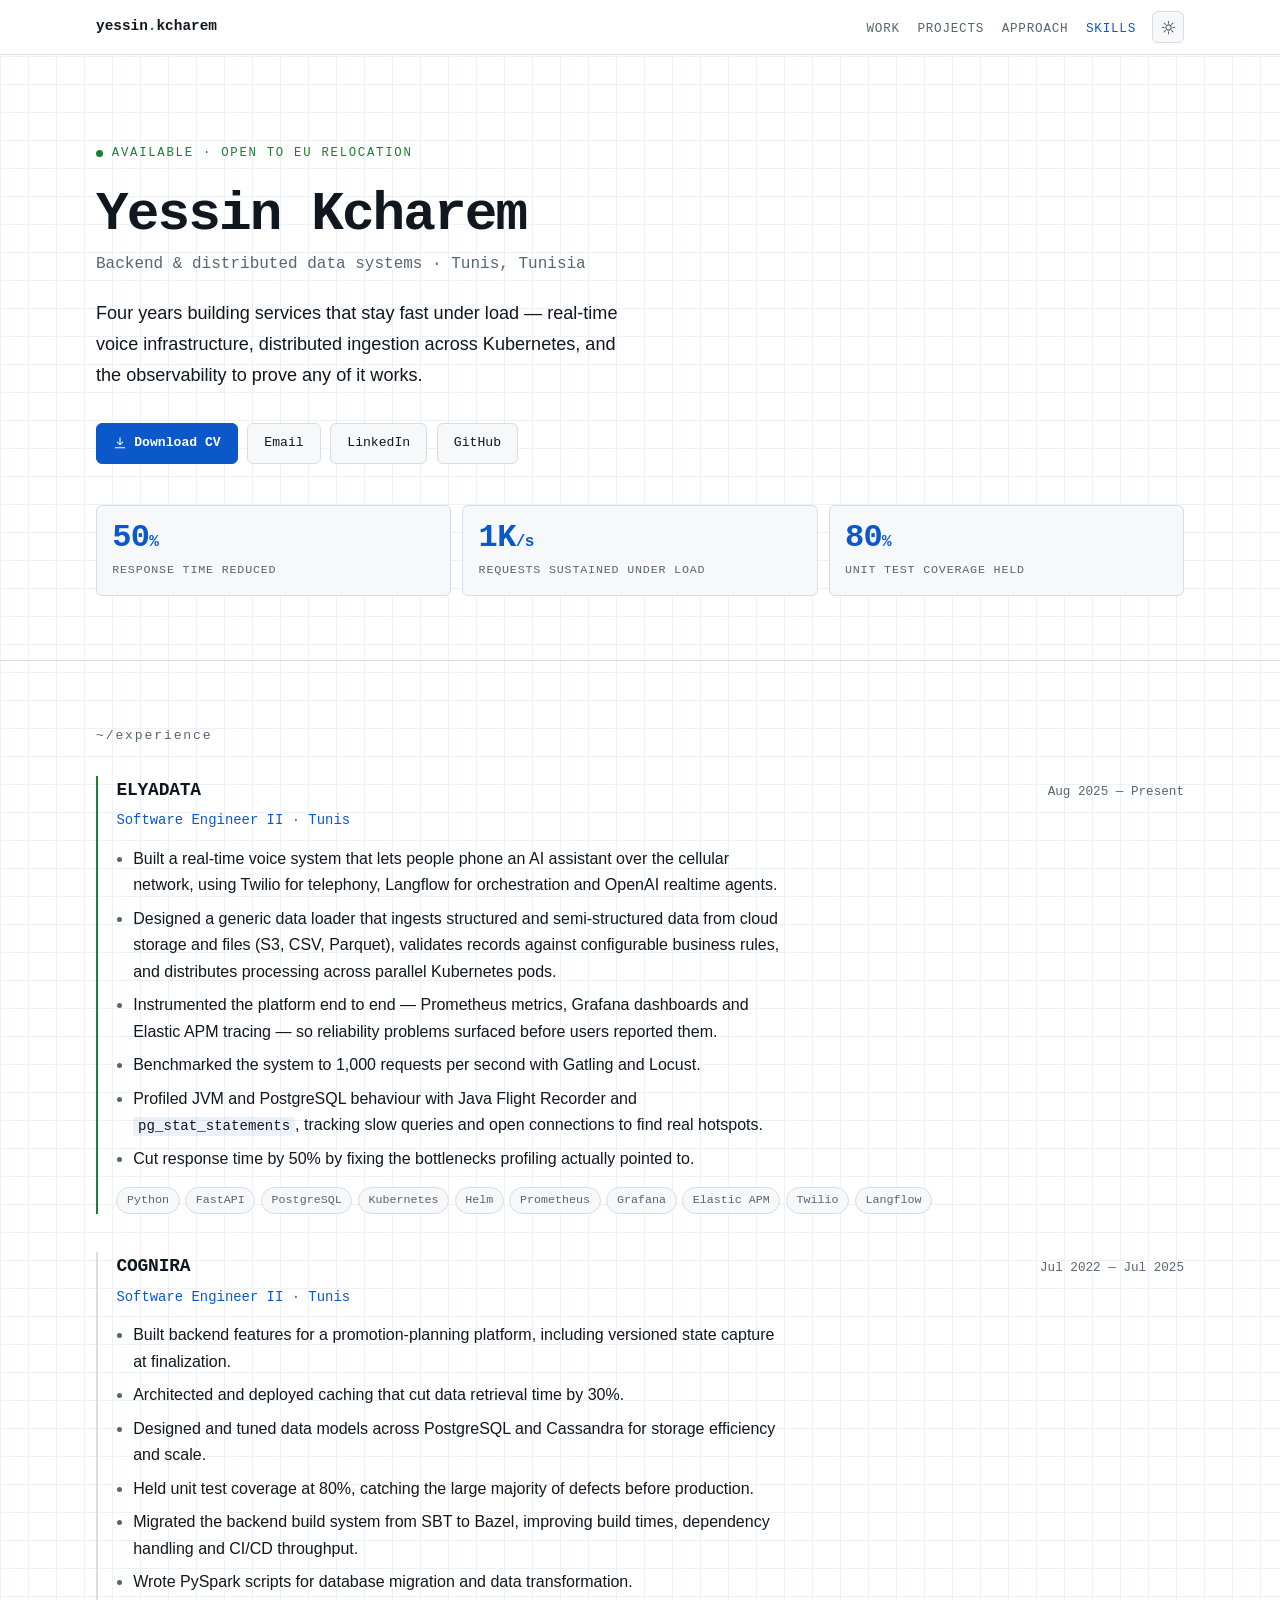
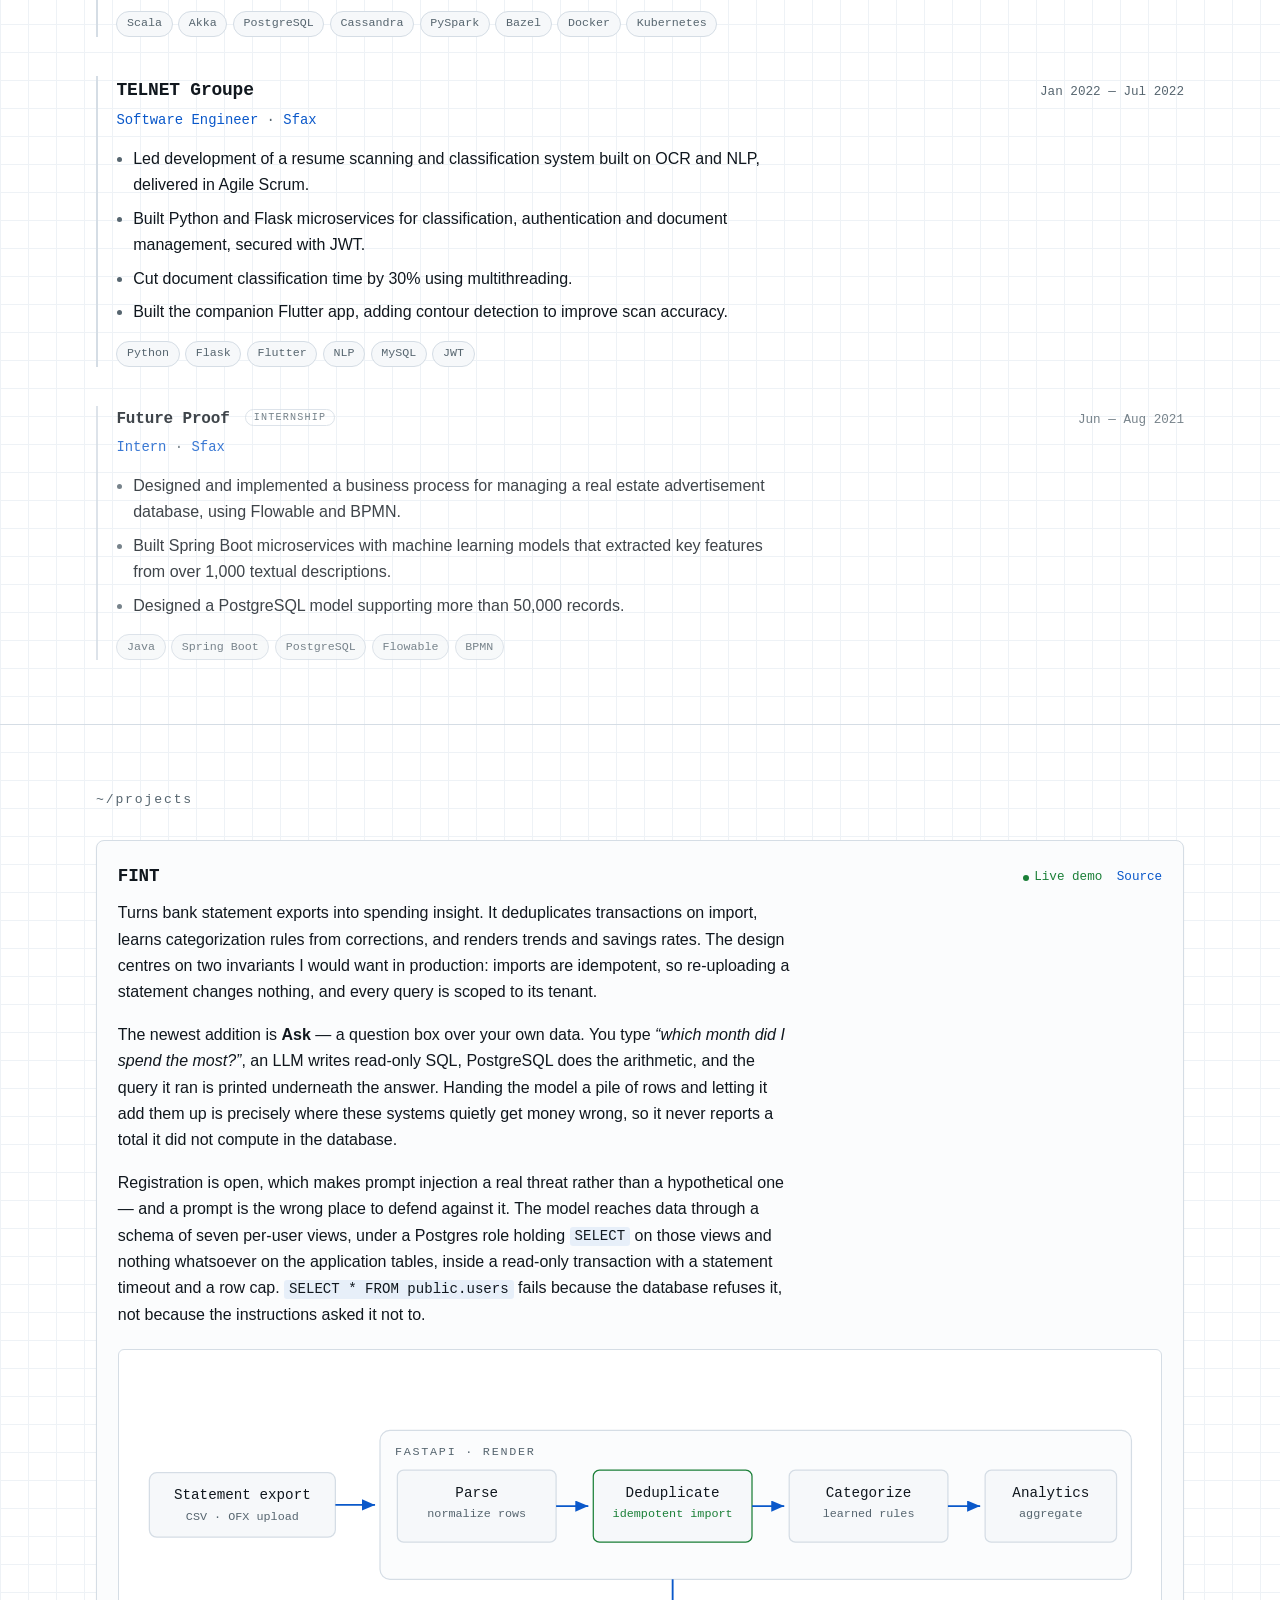
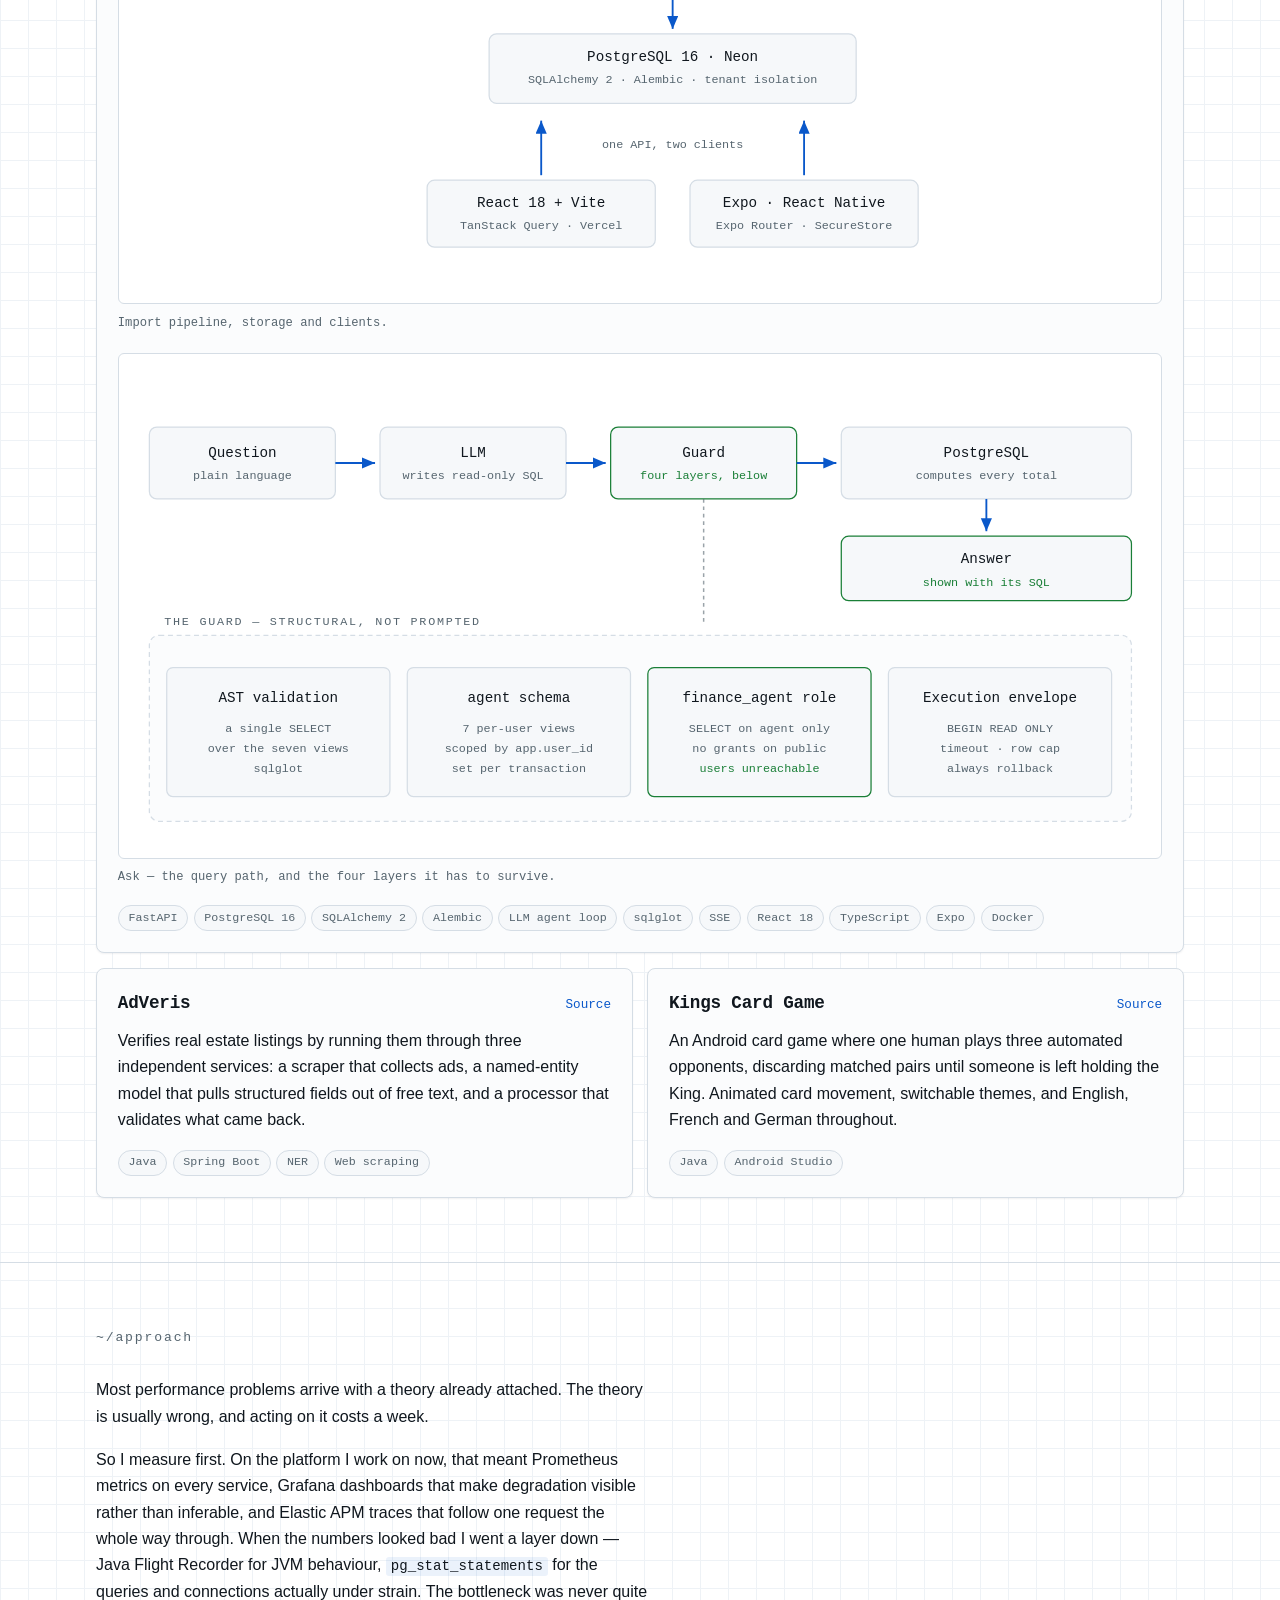
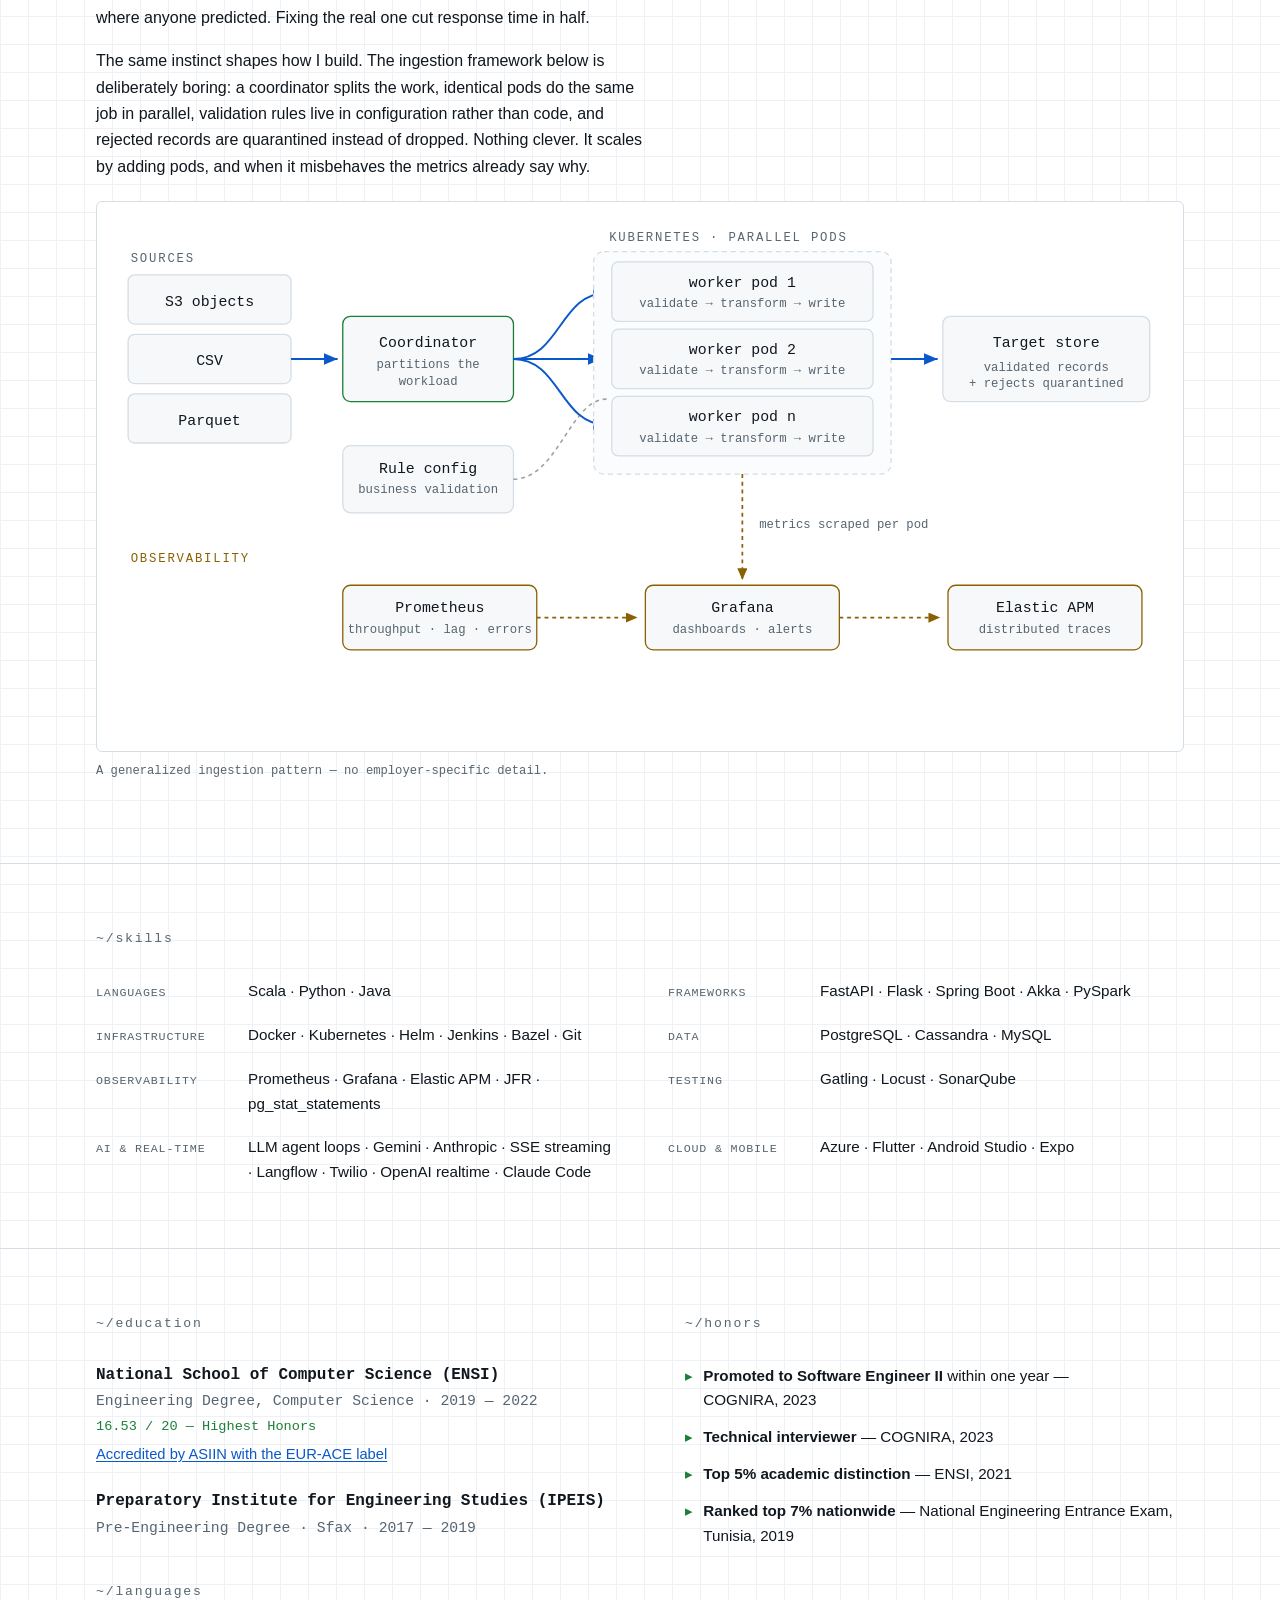
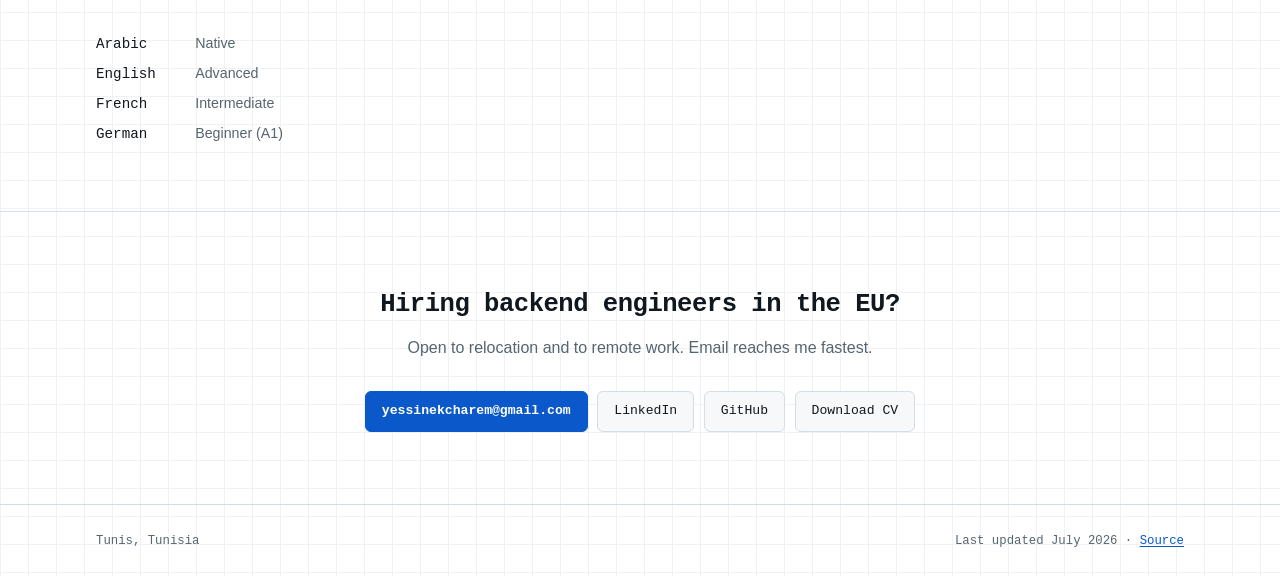
<file: index.html>
<!DOCTYPE html>
<html lang="en" data-theme="dark">
<head>
<meta charset="utf-8">
<meta name="viewport" content="width=device-width, initial-scale=1">

<title>Yessin Kcharem — Backend &amp; Distributed Data Systems</title>
<meta name="description" content="Software engineer with four years building backend and distributed data systems in Python, Scala and Kubernetes. Based in Tunis, open to relocation within the EU.">
<link rel="canonical" href="https://yessinkcharemensi.github.io/">

<meta property="og:type" content="profile">
<meta property="og:title" content="Yessin Kcharem — Backend &amp; Distributed Data Systems">
<meta property="og:description" content="Four years building services that stay fast under load. Based in Tunis, open to relocation within the EU.">
<meta property="og:url" content="https://yessinkcharemensi.github.io/">
<meta name="twitter:card" content="summary">

<link rel="icon" href="assets/favicon.svg" type="image/svg+xml">
<link rel="stylesheet" href="css/style.css">

<script>
  // Applied before first paint so the correct theme renders immediately.
  (function () {
    try {
      var t = localStorage.getItem('theme');
      if (!t) t = matchMedia('(prefers-color-scheme: light)').matches ? 'light' : 'dark';
      document.documentElement.setAttribute('data-theme', t);
    } catch (e) { /* localStorage unavailable — keep the dark default */ }
  })();
</script>

<script type="application/ld+json">
{
  "@context": "https://schema.org",
  "@type": "Person",
  "name": "Yessin Kcharem",
  "jobTitle": "Software Engineer",
  "email": "mailto:yessinekcharem@gmail.com",
  "url": "https://yessinkcharemensi.github.io/",
  "address": { "@type": "PostalAddress", "addressLocality": "Tunis", "addressCountry": "TN" },
  "alumniOf": { "@type": "CollegeOrUniversity", "name": "National School of Computer Science (ENSI)" },
  "knowsLanguage": ["Arabic", "English", "French", "German"],
  "sameAs": [
    "https://github.com/yessinKcharemEnsi",
    "https://www.linkedin.com/in/yessin-kcharem/"
  ]
}
</script>
</head>

<body>
<a class="skip" href="#main">Skip to content</a>

<header class="nav" id="nav">
  <div class="nav-inner">
    <a class="wordmark" href="#top">yessin<span>.</span>kcharem</a>
    <nav aria-label="Sections">
      <ul class="nav-links">
        <li><a href="#experience">Work</a></li>
        <li><a href="#projects">Projects</a></li>
        <li><a href="#approach">Approach</a></li>
        <li><a href="#skills">Skills</a></li>
      </ul>
    </nav>
    <button id="theme-toggle" class="toggle" type="button" aria-label="Switch to light theme">
      <svg class="icon-moon" viewBox="0 0 24 24" aria-hidden="true"><path d="M20 14.5A8.5 8.5 0 0 1 9.5 4a8.5 8.5 0 1 0 10.5 10.5z"/></svg>
      <svg class="icon-sun" viewBox="0 0 24 24" aria-hidden="true"><circle cx="12" cy="12" r="4.2"/><path d="M12 2v3M12 19v3M2 12h3M19 12h3M4.9 4.9l2.1 2.1M17 17l2.1 2.1M19.1 4.9L17 7M7 17l-2.1 2.1"/></svg>
    </button>
  </div>
</header>

<main id="main">

  <!-- ==================== HERO ==================== -->
  <section class="hero grid-bg" id="top">
    <div class="wrap">
      <p class="status"><span class="dot" aria-hidden="true"></span>Available &middot; open to EU relocation</p>
      <h1>Yessin Kcharem</h1>
      <p class="role">Backend &amp; distributed data systems &middot; Tunis, Tunisia</p>
      <p class="lede">Four years building services that stay fast under load — real-time voice
        infrastructure, distributed ingestion across Kubernetes, and the observability to prove
        any of it works.</p>

      <div class="cta-row">
        <a class="btn btn-primary" href="assets/cv.pdf" download>
          <svg viewBox="0 0 24 24" aria-hidden="true"><path d="M12 3v12M12 15l-4.5-4.5M12 15l4.5-4.5M4 20h16"/></svg>
          Download CV
        </a>
        <a class="btn" href="mailto:yessinekcharem@gmail.com">Email</a>
        <a class="btn" href="https://www.linkedin.com/in/yessin-kcharem/" target="_blank" rel="noopener">LinkedIn</a>
        <a class="btn" href="https://github.com/yessinKcharemEnsi" target="_blank" rel="noopener">GitHub</a>
      </div>

      <dl class="stats">
        <div class="stat">
          <dt>Response time reduced</dt>
          <dd>50<span>%</span></dd>
        </div>
        <div class="stat">
          <dt>Requests sustained under load</dt>
          <dd>1K<span>/s</span></dd>
        </div>
        <div class="stat">
          <dt>Unit test coverage held</dt>
          <dd>80<span>%</span></dd>
        </div>
      </dl>
    </div>
  </section>

  <!-- ==================== EXPERIENCE ==================== -->
  <section class="band" id="experience">
    <div class="wrap">
      <h2 class="path">~/experience</h2>

      <article class="job current">
        <div class="job-head">
          <h3>ELYADATA</h3>
          <span class="when">Aug 2025 — Present</span>
        </div>
        <p class="job-role">Software Engineer II <span class="sep">&middot;</span> Tunis</p>
        <ul class="bullets">
          <li>Built a real-time voice system that lets people phone an AI assistant over the cellular
            network, using Twilio for telephony, Langflow for orchestration and OpenAI realtime agents.</li>
          <li>Designed a generic data loader that ingests structured and semi-structured data from cloud
            storage and files (S3, CSV, Parquet), validates records against configurable business rules,
            and distributes processing across parallel Kubernetes pods.</li>
          <li>Instrumented the platform end to end — Prometheus metrics, Grafana dashboards and Elastic
            APM tracing — so reliability problems surfaced before users reported them.</li>
          <li>Benchmarked the system to 1,000 requests per second with Gatling and Locust.</li>
          <li>Profiled JVM and PostgreSQL behaviour with Java Flight Recorder and
            <code>pg_stat_statements</code>, tracking slow queries and open connections to find real hotspots.</li>
          <li>Cut response time by 50% by fixing the bottlenecks profiling actually pointed to.</li>
        </ul>
        <ul class="tags">
          <li>Python</li><li>FastAPI</li><li>PostgreSQL</li><li>Kubernetes</li><li>Helm</li>
          <li>Prometheus</li><li>Grafana</li><li>Elastic APM</li><li>Twilio</li><li>Langflow</li>
        </ul>
      </article>

      <article class="job">
        <div class="job-head">
          <h3>COGNIRA</h3>
          <span class="when">Jul 2022 — Jul 2025</span>
        </div>
        <p class="job-role">Software Engineer II <span class="sep">&middot;</span> Tunis</p>
        <ul class="bullets">
          <li>Built backend features for a promotion-planning platform, including versioned state capture
            at finalization.</li>
          <li>Architected and deployed caching that cut data retrieval time by 30%.</li>
          <li>Designed and tuned data models across PostgreSQL and Cassandra for storage efficiency and
            scale.</li>
          <li>Held unit test coverage at 80%, catching the large majority of defects before production.</li>
          <li>Migrated the backend build system from SBT to Bazel, improving build times, dependency
            handling and CI/CD throughput.</li>
          <li>Wrote PySpark scripts for database migration and data transformation.</li>
        </ul>
        <ul class="tags">
          <li>Scala</li><li>Akka</li><li>PostgreSQL</li><li>Cassandra</li><li>PySpark</li>
          <li>Bazel</li><li>Docker</li><li>Kubernetes</li>
        </ul>
      </article>

      <article class="job">
        <div class="job-head">
          <h3>TELNET Groupe</h3>
          <span class="when">Jan 2022 — Jul 2022</span>
        </div>
        <p class="job-role">Software Engineer <span class="sep">&middot;</span> Sfax</p>
        <ul class="bullets">
          <li>Led development of a resume scanning and classification system built on OCR and NLP,
            delivered in Agile Scrum.</li>
          <li>Built Python and Flask microservices for classification, authentication and document
            management, secured with JWT.</li>
          <li>Cut document classification time by 30% using multithreading.</li>
          <li>Built the companion Flutter app, adding contour detection to improve scan accuracy.</li>
        </ul>
        <ul class="tags">
          <li>Python</li><li>Flask</li><li>Flutter</li><li>NLP</li><li>MySQL</li><li>JWT</li>
        </ul>
      </article>

      <article class="job intern">
        <div class="job-head">
          <h3>Future Proof <span class="badge">Internship</span></h3>
          <span class="when">Jun — Aug 2021</span>
        </div>
        <p class="job-role">Intern <span class="sep">&middot;</span> Sfax</p>
        <ul class="bullets">
          <li>Designed and implemented a business process for managing a real estate advertisement
            database, using Flowable and BPMN.</li>
          <li>Built Spring Boot microservices with machine learning models that extracted key features
            from over 1,000 textual descriptions.</li>
          <li>Designed a PostgreSQL model supporting more than 50,000 records.</li>
        </ul>
        <ul class="tags">
          <li>Java</li><li>Spring Boot</li><li>PostgreSQL</li><li>Flowable</li><li>BPMN</li>
        </ul>
      </article>
    </div>
  </section>

  <!-- ==================== PROJECTS ==================== -->
  <section class="band" id="projects">
    <div class="wrap">
      <h2 class="path">~/projects</h2>

      <article class="card feature">
        <div class="card-head">
          <h3>FINT</h3>
          <div class="links">
            <a href="https://financial-app-fin6.vercel.app" target="_blank" rel="noopener" class="live">
              <span class="dot" aria-hidden="true"></span>Live demo
            </a>
            <a href="https://github.com/yessinKcharemEnsi/financial-app" target="_blank" rel="noopener">Source</a>
          </div>
        </div>
        <p>Turns bank statement exports into spending insight. It deduplicates transactions on import,
          learns categorization rules from corrections, and renders trends and savings rates. The design
          centres on two invariants I would want in production: imports are idempotent, so re-uploading
          a statement changes nothing, and every query is scoped to its tenant.</p>

        <p>The newest addition is <strong>Ask</strong> — a question box over your own data. You type
          <em>“which month did I spend the most?”</em>, an LLM writes read-only SQL, PostgreSQL does the
          arithmetic, and the query it ran is printed underneath the answer. Handing the model a pile of
          rows and letting it add them up is precisely where these systems quietly get money wrong, so it
          never reports a total it did not compute in the database.</p>

        <p>Registration is open, which makes prompt injection a real threat rather than a hypothetical
          one — and a prompt is the wrong place to defend against it. The model reaches data through a
          schema of seven per-user views, under a Postgres role holding <code>SELECT</code> on those
          views and nothing whatsoever on the application tables, inside a read-only transaction with a
          statement timeout and a row cap. <code>SELECT * FROM public.users</code> fails because the
          database refuses it, not because the instructions asked it not to.</p>

        <figure class="diagram">
          <div class="diagram-scroll">
            <svg viewBox="0 0 820 420" role="img" aria-labelledby="d1t d1d">
              <title id="d1t">FINT system architecture</title>
              <desc id="d1d">A bank statement export is parsed, deduplicated for idempotent import,
                categorized by learned rules, then aggregated for analytics by a FastAPI service on
                Render. It persists to PostgreSQL 16 on Neon, which serves a React web client on Vercel
                and an Expo React Native mobile client.</desc>
              <defs>
                <marker id="ar" markerWidth="9" markerHeight="9" refX="7" refY="3" orient="auto">
                  <path d="M0,0 L0,6 L7,3 z" fill="var(--accent)"/>
                </marker>
              </defs>

              <rect x="14" y="86" width="150" height="52" rx="6" class="dg-box"/>
              <text x="89" y="107" class="dg-t" text-anchor="middle">Statement export</text>
              <text x="89" y="124" class="dg-s" text-anchor="middle">CSV · OFX upload</text>
              <line x1="164" y1="112" x2="196" y2="112" class="dg-line" marker-end="url(#ar)"/>

              <rect x="200" y="52" width="606" height="120" rx="8" class="dg-band"/>
              <text x="212" y="72" class="dg-lbl">FASTAPI · RENDER</text>

              <rect x="214" y="84" width="128" height="58" rx="5" class="dg-box"/>
              <text x="278" y="106" class="dg-t" text-anchor="middle">Parse</text>
              <text x="278" y="122" class="dg-s" text-anchor="middle">normalize rows</text>
              <line x1="342" y1="113" x2="368" y2="113" class="dg-line" marker-end="url(#ar)"/>

              <rect x="372" y="84" width="128" height="58" rx="5" class="dg-box dg-hi"/>
              <text x="436" y="106" class="dg-t" text-anchor="middle">Deduplicate</text>
              <text x="436" y="122" class="dg-ok" text-anchor="middle">idempotent import</text>
              <line x1="500" y1="113" x2="526" y2="113" class="dg-line" marker-end="url(#ar)"/>

              <rect x="530" y="84" width="128" height="58" rx="5" class="dg-box"/>
              <text x="594" y="106" class="dg-t" text-anchor="middle">Categorize</text>
              <text x="594" y="122" class="dg-s" text-anchor="middle">learned rules</text>
              <line x1="658" y1="113" x2="684" y2="113" class="dg-line" marker-end="url(#ar)"/>

              <rect x="688" y="84" width="106" height="58" rx="5" class="dg-box"/>
              <text x="741" y="106" class="dg-t" text-anchor="middle">Analytics</text>
              <text x="741" y="122" class="dg-s" text-anchor="middle">aggregate</text>

              <line x1="436" y1="172" x2="436" y2="212" class="dg-line" marker-end="url(#ar)"/>
              <rect x="288" y="216" width="296" height="56" rx="6" class="dg-box"/>
              <text x="436" y="238" class="dg-t" text-anchor="middle">PostgreSQL 16 · Neon</text>
              <text x="436" y="256" class="dg-s" text-anchor="middle">SQLAlchemy 2 · Alembic · tenant isolation</text>

              <line x1="330" y1="330" x2="330" y2="286" class="dg-line" marker-end="url(#ar)"/>
              <line x1="542" y1="330" x2="542" y2="286" class="dg-line" marker-end="url(#ar)"/>
              <text x="436" y="308" class="dg-s" text-anchor="middle">one API, two clients</text>

              <rect x="238" y="334" width="184" height="54" rx="6" class="dg-box"/>
              <text x="330" y="356" class="dg-t" text-anchor="middle">React 18 + Vite</text>
              <text x="330" y="373" class="dg-s" text-anchor="middle">TanStack Query · Vercel</text>

              <rect x="450" y="334" width="184" height="54" rx="6" class="dg-box"/>
              <text x="542" y="356" class="dg-t" text-anchor="middle">Expo · React Native</text>
              <text x="542" y="373" class="dg-s" text-anchor="middle">Expo Router · SecureStore</text>
            </svg>
          </div>
          <figcaption>Import pipeline, storage and clients.</figcaption>
        </figure>

        <figure class="diagram">
          <div class="diagram-scroll">
            <svg viewBox="0 0 820 380" role="img" aria-labelledby="d3t d3d">
              <title id="d3t">How the Ask feature answers a question</title>
              <desc id="d3d">A plain-language question goes to an LLM, which writes read-only SQL. The
                query passes through a guard before PostgreSQL executes it and computes the totals, and
                the answer is returned together with the SQL that produced it. The guard is four
                independent layers: sqlglot AST validation limiting the query to a single SELECT over
                seven views; an agent schema of seven per-user views scoped by a transaction-local user
                id; a finance_agent Postgres role with SELECT on that schema and no grants on the
                application tables; and an execution envelope that begins a read-only transaction with a
                statement timeout, a row cap and an unconditional rollback.</desc>
              <defs>
                <marker id="ar4" markerWidth="9" markerHeight="9" refX="7" refY="3" orient="auto">
                  <path d="M0,0 L0,6 L7,3 z" fill="var(--accent)"/>
                </marker>
              </defs>

              <rect x="14" y="46" width="150" height="58" rx="6" class="dg-box"/>
              <text x="89" y="70" class="dg-t" text-anchor="middle">Question</text>
              <text x="89" y="88" class="dg-s" text-anchor="middle">plain language</text>
              <line x1="164" y1="75" x2="196" y2="75" class="dg-line" marker-end="url(#ar4)"/>

              <rect x="200" y="46" width="150" height="58" rx="6" class="dg-box"/>
              <text x="275" y="70" class="dg-t" text-anchor="middle">LLM</text>
              <text x="275" y="88" class="dg-s" text-anchor="middle">writes read-only SQL</text>
              <line x1="350" y1="75" x2="382" y2="75" class="dg-line" marker-end="url(#ar4)"/>

              <rect x="386" y="46" width="150" height="58" rx="6" class="dg-box dg-hi"/>
              <text x="461" y="70" class="dg-t" text-anchor="middle">Guard</text>
              <text x="461" y="88" class="dg-ok" text-anchor="middle">four layers, below</text>
              <line x1="536" y1="75" x2="568" y2="75" class="dg-line" marker-end="url(#ar4)"/>

              <rect x="572" y="46" width="234" height="58" rx="6" class="dg-box"/>
              <text x="689" y="70" class="dg-t" text-anchor="middle">PostgreSQL</text>
              <text x="689" y="88" class="dg-s" text-anchor="middle">computes every total</text>

              <line x1="689" y1="104" x2="689" y2="130" class="dg-line" marker-end="url(#ar4)"/>
              <rect x="572" y="134" width="234" height="52" rx="6" class="dg-box dg-hi"/>
              <text x="689" y="156" class="dg-t" text-anchor="middle">Answer</text>
              <text x="689" y="174" class="dg-ok" text-anchor="middle">shown with its SQL</text>

              <path d="M461,104 L461,206" class="dg-hint" fill="none"/>

              <rect x="14" y="214" width="792" height="150" rx="8" class="dg-band dg-dash"/>
              <text x="26" y="206" class="dg-lbl">THE GUARD — STRUCTURAL, NOT PROMPTED</text>

              <rect x="28" y="240" width="180" height="104" rx="5" class="dg-box"/>
              <text x="118" y="268" class="dg-t" text-anchor="middle">AST validation</text>
              <text x="118" y="292" class="dg-s" text-anchor="middle">a single SELECT</text>
              <text x="118" y="308" class="dg-s" text-anchor="middle">over the seven views</text>
              <text x="118" y="324" class="dg-s" text-anchor="middle">sqlglot</text>

              <rect x="222" y="240" width="180" height="104" rx="5" class="dg-box"/>
              <text x="312" y="268" class="dg-t" text-anchor="middle">agent schema</text>
              <text x="312" y="292" class="dg-s" text-anchor="middle">7 per-user views</text>
              <text x="312" y="308" class="dg-s" text-anchor="middle">scoped by app.user_id</text>
              <text x="312" y="324" class="dg-s" text-anchor="middle">set per transaction</text>

              <rect x="416" y="240" width="180" height="104" rx="5" class="dg-box dg-hi"/>
              <text x="506" y="268" class="dg-t" text-anchor="middle">finance_agent role</text>
              <text x="506" y="292" class="dg-s" text-anchor="middle">SELECT on agent only</text>
              <text x="506" y="308" class="dg-s" text-anchor="middle">no grants on public</text>
              <text x="506" y="324" class="dg-ok" text-anchor="middle">users unreachable</text>

              <rect x="610" y="240" width="180" height="104" rx="5" class="dg-box"/>
              <text x="700" y="268" class="dg-t" text-anchor="middle">Execution envelope</text>
              <text x="700" y="292" class="dg-s" text-anchor="middle">BEGIN READ ONLY</text>
              <text x="700" y="308" class="dg-s" text-anchor="middle">timeout · row cap</text>
              <text x="700" y="324" class="dg-s" text-anchor="middle">always rollback</text>
            </svg>
          </div>
          <figcaption>Ask — the query path, and the four layers it has to survive.</figcaption>
        </figure>

        <ul class="tags">
          <li>FastAPI</li><li>PostgreSQL 16</li><li>SQLAlchemy 2</li><li>Alembic</li>
          <li>LLM agent loop</li><li>sqlglot</li><li>SSE</li>
          <li>React 18</li><li>TypeScript</li><li>Expo</li><li>Docker</li>
        </ul>
      </article>

      <div class="card-pair">
        <article class="card">
          <div class="card-head">
            <h3>AdVeris</h3>
            <div class="links">
              <a href="https://github.com/yessinKcharemEnsi/AdVeris" target="_blank" rel="noopener">Source</a>
            </div>
          </div>
          <p>Verifies real estate listings by running them through three independent services: a scraper
            that collects ads, a named-entity model that pulls structured fields out of free text, and a
            processor that validates what came back.</p>
          <ul class="tags"><li>Java</li><li>Spring Boot</li><li>NER</li><li>Web scraping</li></ul>
        </article>

        <article class="card">
          <div class="card-head">
            <h3>Kings Card Game</h3>
            <div class="links">
              <a href="https://github.com/yessinKcharemEnsi/KingsCardGame" target="_blank" rel="noopener">Source</a>
            </div>
          </div>
          <p>An Android card game where one human plays three automated opponents, discarding matched
            pairs until someone is left holding the King. Animated card movement, switchable themes, and
            English, French and German throughout.</p>
          <ul class="tags"><li>Java</li><li>Android Studio</li></ul>
        </article>
      </div>
    </div>
  </section>

  <!-- ==================== APPROACH ==================== -->
  <section class="band" id="approach">
    <div class="wrap">
      <h2 class="path">~/approach</h2>

      <div class="prose">
        <p>Most performance problems arrive with a theory already attached. The theory is usually
          wrong, and acting on it costs a week.</p>
        <p>So I measure first. On the platform I work on now, that meant Prometheus metrics on every
          service, Grafana dashboards that make degradation visible rather than inferable, and Elastic
          APM traces that follow one request the whole way through. When the numbers looked bad I went
          a layer down — Java Flight Recorder for JVM behaviour,
          <code>pg_stat_statements</code> for the queries and connections actually under strain. The
          bottleneck was never quite where anyone predicted. Fixing the real one cut response time in
          half.</p>
        <p>The same instinct shapes how I build. The ingestion framework below is deliberately boring:
          a coordinator splits the work, identical pods do the same job in parallel, validation rules
          live in configuration rather than code, and rejected records are quarantined instead of
          dropped. Nothing clever. It scales by adding pods, and when it misbehaves the metrics already
          say why.</p>
      </div>

      <figure class="diagram">
        <div class="diagram-scroll">
          <svg viewBox="0 0 820 400" role="img" aria-labelledby="d2t d2d">
            <title id="d2t">Distributed ingestion pattern</title>
            <desc id="d2d">Data from S3 objects, CSV and Parquet files reaches a coordinator that
              partitions the workload across parallel worker pods on Kubernetes. Each pod validates,
              transforms and writes records against configurable rules, sending valid records to a
              target store and quarantining rejects. Prometheus scrapes per-pod metrics, feeding Grafana
              dashboards and Elastic APM traces.</desc>
            <defs>
              <marker id="ar2" markerWidth="9" markerHeight="9" refX="7" refY="3" orient="auto">
                <path d="M0,0 L0,6 L7,3 z" fill="var(--accent)"/>
              </marker>
              <marker id="ar3" markerWidth="9" markerHeight="9" refX="7" refY="3" orient="auto">
                <path d="M0,0 L0,6 L7,3 z" fill="var(--warn)"/>
              </marker>
            </defs>

            <text x="16" y="34" class="dg-lbl">SOURCES</text>
            <rect x="14" y="44" width="126" height="38" rx="5" class="dg-box"/>
            <text x="77" y="68" class="dg-t" text-anchor="middle">S3 objects</text>
            <rect x="14" y="90" width="126" height="38" rx="5" class="dg-box"/>
            <text x="77" y="114" class="dg-t" text-anchor="middle">CSV</text>
            <rect x="14" y="136" width="126" height="38" rx="5" class="dg-box"/>
            <text x="77" y="160" class="dg-t" text-anchor="middle">Parquet</text>
            <line x1="140" y1="109" x2="176" y2="109" class="dg-line" marker-end="url(#ar2)"/>

            <rect x="180" y="76" width="132" height="66" rx="6" class="dg-box dg-hi"/>
            <text x="246" y="100" class="dg-t" text-anchor="middle">Coordinator</text>
            <text x="246" y="116" class="dg-s" text-anchor="middle">partitions the</text>
            <text x="246" y="129" class="dg-s" text-anchor="middle">workload</text>

            <path d="M312,109 C348,109 348,58 384,58" class="dg-line" fill="none" marker-end="url(#ar2)"/>
            <line x1="312" y1="109" x2="380" y2="109" class="dg-line" marker-end="url(#ar2)"/>
            <path d="M312,109 C348,109 348,160 384,160" class="dg-line" fill="none" marker-end="url(#ar2)"/>

            <rect x="374" y="26" width="230" height="172" rx="8" class="dg-band dg-dash"/>
            <text x="386" y="18" class="dg-lbl">KUBERNETES · PARALLEL PODS</text>

            <rect x="388" y="34" width="202" height="46" rx="5" class="dg-box"/>
            <text x="489" y="53" class="dg-t" text-anchor="middle">worker pod 1</text>
            <text x="489" y="69" class="dg-s" text-anchor="middle">validate → transform → write</text>
            <rect x="388" y="86" width="202" height="46" rx="5" class="dg-box"/>
            <text x="489" y="105" class="dg-t" text-anchor="middle">worker pod 2</text>
            <text x="489" y="121" class="dg-s" text-anchor="middle">validate → transform → write</text>
            <rect x="388" y="138" width="202" height="46" rx="5" class="dg-box"/>
            <text x="489" y="157" class="dg-t" text-anchor="middle">worker pod n</text>
            <text x="489" y="173" class="dg-s" text-anchor="middle">validate → transform → write</text>

            <rect x="180" y="176" width="132" height="52" rx="6" class="dg-box"/>
            <text x="246" y="197" class="dg-t" text-anchor="middle">Rule config</text>
            <text x="246" y="213" class="dg-s" text-anchor="middle">business validation</text>
            <path d="M312,202 C346,202 356,140 384,140" class="dg-hint" fill="none"/>

            <line x1="604" y1="109" x2="640" y2="109" class="dg-line" marker-end="url(#ar2)"/>
            <rect x="644" y="76" width="160" height="66" rx="6" class="dg-box"/>
            <text x="724" y="100" class="dg-t" text-anchor="middle">Target store</text>
            <text x="724" y="118" class="dg-s" text-anchor="middle">validated records</text>
            <text x="724" y="131" class="dg-s" text-anchor="middle">+ rejects quarantined</text>

            <text x="16" y="266" class="dg-lbl dg-warn">OBSERVABILITY</text>
            <line x1="489" y1="198" x2="489" y2="280" class="dg-wline" marker-end="url(#ar3)"/>
            <text x="502" y="240" class="dg-s">metrics scraped per pod</text>

            <rect x="180" y="284" width="150" height="50" rx="6" class="dg-box dg-hw"/>
            <text x="255" y="305" class="dg-t" text-anchor="middle">Prometheus</text>
            <text x="255" y="321" class="dg-s" text-anchor="middle">throughput · lag · errors</text>
            <rect x="414" y="284" width="150" height="50" rx="6" class="dg-box dg-hw"/>
            <text x="489" y="305" class="dg-t" text-anchor="middle">Grafana</text>
            <text x="489" y="321" class="dg-s" text-anchor="middle">dashboards · alerts</text>
            <rect x="648" y="284" width="150" height="50" rx="6" class="dg-box dg-hw"/>
            <text x="723" y="305" class="dg-t" text-anchor="middle">Elastic APM</text>
            <text x="723" y="321" class="dg-s" text-anchor="middle">distributed traces</text>

            <line x1="330" y1="309" x2="408" y2="309" class="dg-wline" marker-end="url(#ar3)"/>
            <line x1="564" y1="309" x2="642" y2="309" class="dg-wline" marker-end="url(#ar3)"/>
          </svg>
        </div>
        <figcaption>A generalized ingestion pattern — no employer-specific detail.</figcaption>
      </figure>
    </div>
  </section>

  <!-- ==================== SKILLS ==================== -->
  <section class="band" id="skills">
    <div class="wrap">
      <h2 class="path">~/skills</h2>
      <dl class="skills">
        <div><dt>Languages</dt><dd>Scala &middot; Python &middot; Java</dd></div>
        <div><dt>Frameworks</dt><dd>FastAPI &middot; Flask &middot; Spring Boot &middot; Akka &middot; PySpark</dd></div>
        <div><dt>Infrastructure</dt><dd>Docker &middot; Kubernetes &middot; Helm &middot; Jenkins &middot; Bazel &middot; Git</dd></div>
        <div><dt>Data</dt><dd>PostgreSQL &middot; Cassandra &middot; MySQL</dd></div>
        <div><dt>Observability</dt><dd>Prometheus &middot; Grafana &middot; Elastic APM &middot; JFR &middot; pg_stat_statements</dd></div>
        <div><dt>Testing</dt><dd>Gatling &middot; Locust &middot; SonarQube</dd></div>
        <div><dt>AI &amp; real-time</dt><dd>LLM agent loops &middot; Gemini &middot; Anthropic &middot; SSE streaming &middot; Langflow &middot; Twilio &middot; OpenAI realtime &middot; Claude Code</dd></div>
        <div><dt>Cloud &amp; mobile</dt><dd>Azure &middot; Flutter &middot; Android Studio &middot; Expo</dd></div>
      </dl>
    </div>
  </section>

  <!-- ==================== EDUCATION / HONORS / LANGUAGES ==================== -->
  <section class="band" id="about">
    <div class="wrap cols">
      <div>
        <h2 class="path">~/education</h2>
        <div class="edu">
          <h3>National School of Computer Science (ENSI)</h3>
          <p class="when">Engineering Degree, Computer Science &middot; 2019 — 2022</p>
          <p class="grade">16.53 / 20 — Highest Honors</p>
          <p><a href="https://eurace.enaee.eu/node/76612" target="_blank" rel="noopener">Accredited by ASIIN with the EUR-ACE label</a></p>
        </div>
        <div class="edu">
          <h3>Preparatory Institute for Engineering Studies (IPEIS)</h3>
          <p class="when">Pre-Engineering Degree &middot; Sfax &middot; 2017 — 2019</p>
        </div>

        <h2 class="path spaced">~/languages</h2>
        <dl class="langs">
          <div><dt>Arabic</dt><dd>Native</dd></div>
          <div><dt>English</dt><dd>Advanced</dd></div>
          <div><dt>French</dt><dd>Intermediate</dd></div>
          <div><dt>German</dt><dd>Beginner (A1)</dd></div>
        </dl>
      </div>

      <div>
        <h2 class="path">~/honors</h2>
        <ul class="honors">
          <li><strong>Promoted to Software Engineer II</strong> within one year — COGNIRA, 2023</li>
          <li><strong>Technical interviewer</strong> — COGNIRA, 2023</li>
          <li><strong>Top 5% academic distinction</strong> — ENSI, 2021</li>
          <li><strong>Ranked top 7% nationwide</strong> — National Engineering Entrance Exam, Tunisia, 2019</li>
        </ul>
      </div>
    </div>
  </section>

  <!-- ==================== CONTACT ==================== -->
  <section class="contact grid-bg" id="contact">
    <div class="wrap">
      <h2>Hiring backend engineers in the EU?</h2>
      <p>Open to relocation and to remote work. Email reaches me fastest.</p>
      <div class="cta-row center">
        <a class="btn btn-primary" href="mailto:yessinekcharem@gmail.com">yessinekcharem@gmail.com</a>
        <a class="btn" href="https://www.linkedin.com/in/yessin-kcharem/" target="_blank" rel="noopener">LinkedIn</a>
        <a class="btn" href="https://github.com/yessinKcharemEnsi" target="_blank" rel="noopener">GitHub</a>
        <a class="btn" href="assets/cv.pdf" download>Download CV</a>
      </div>
    </div>
  </section>
</main>

<footer class="foot">
  <div class="wrap">
    <p>Tunis, Tunisia</p>
    <p>Last updated <time datetime="2026-07-27">July 2026</time> &middot;
       <a href="https://github.com/yessinKcharemEnsi/yessinKcharemEnsi.github.io" target="_blank" rel="noopener">Source</a></p>
  </div>
</footer>

<script src="js/main.js"></script>
</body>
</html>
</file>
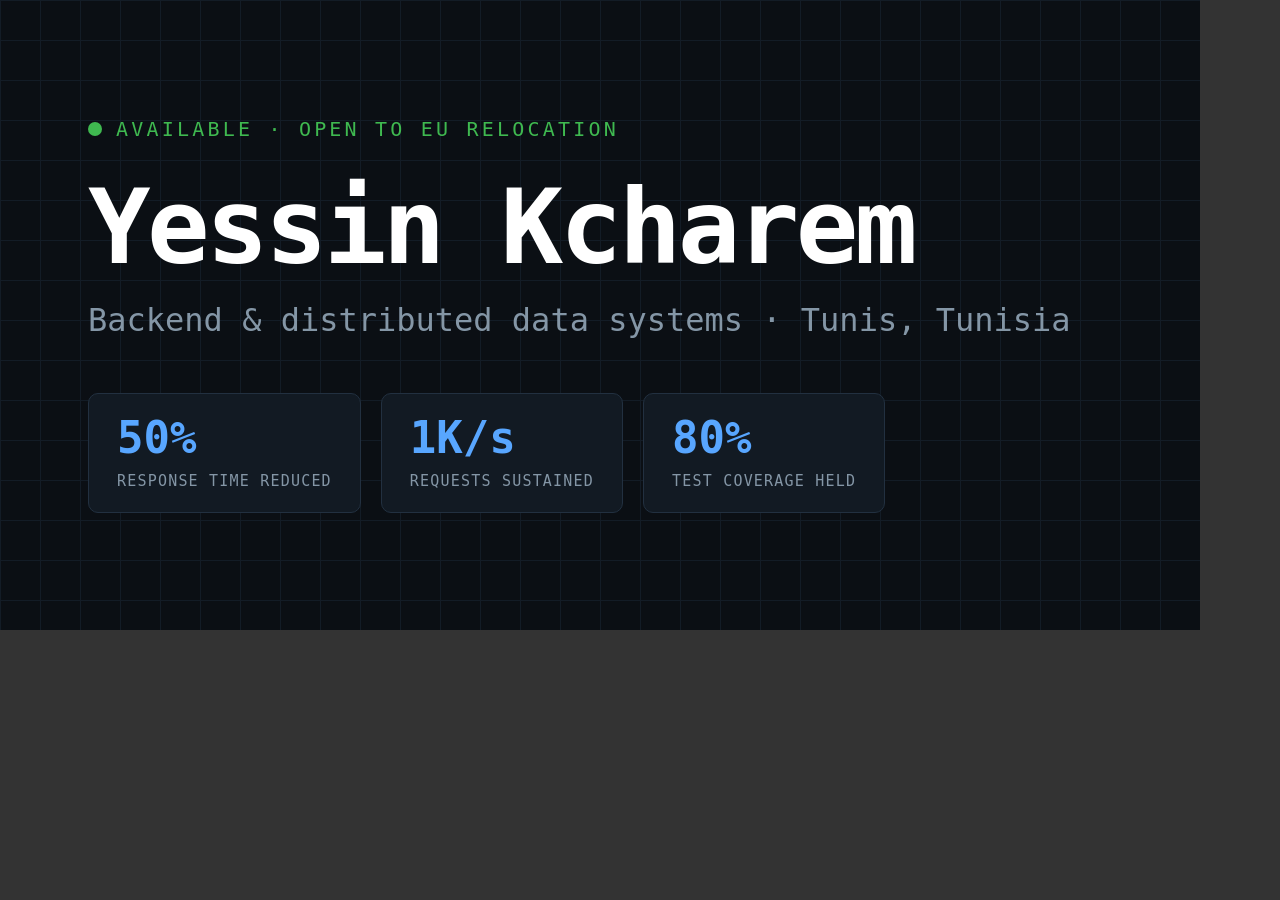
<file: tools/og-image.html>
<!DOCTYPE html>
<html lang="en">
<head>
<meta charset="utf-8">
<title>OG image source — 1200×630</title>
<style>
  /* Fixed 1200x630. Screenshot this element exactly, save as assets/og-image.png. */
  html, body { margin: 0; padding: 0; background: #333; }
  .card {
    width: 1200px;
    height: 630px;
    box-sizing: border-box;
    background: #0b0f14;
    background-image:
      linear-gradient(#131c26 1px, transparent 1px),
      linear-gradient(90deg, #131c26 1px, transparent 1px);
    background-size: 40px 40px;
    color: #dde6ef;
    font-family: ui-monospace, "Cascadia Code", Consolas, monospace;
    padding: 84px 88px;
    display: flex;
    flex-direction: column;
    justify-content: center;
  }
  .status { font-size: 20px; letter-spacing: .16em; text-transform: uppercase; color: #3fb950;
            margin-bottom: 34px; display: flex; align-items: center; gap: 14px; }
  .dot { width: 14px; height: 14px; border-radius: 50%; background: #3fb950; }
  h1 { font-size: 104px; font-weight: 600; letter-spacing: -.035em; line-height: 1; margin: 0 0 22px; color: #fff; }
  .role { font-size: 32px; color: #8496a6; margin: 0 0 54px; }
  .stats { display: flex; gap: 20px; }
  .stat { background: #121a23; border: 1px solid #223040; border-radius: 10px; padding: 22px 28px; }
  .fig { font-size: 44px; font-weight: 600; color: #58a6ff; line-height: 1; }
  .lbl { font-size: 15px; letter-spacing: .08em; text-transform: uppercase; color: #8496a6; margin-top: 12px; }
</style>
</head>
<body>
<div class="card">
  <div class="status"><span class="dot"></span>Available · open to EU relocation</div>
  <h1>Yessin Kcharem</h1>
  <p class="role">Backend &amp; distributed data systems · Tunis, Tunisia</p>
  <div class="stats">
    <div class="stat"><div class="fig">50%</div><div class="lbl">Response time reduced</div></div>
    <div class="stat"><div class="fig">1K/s</div><div class="lbl">Requests sustained</div></div>
    <div class="stat"><div class="fig">80%</div><div class="lbl">Test coverage held</div></div>
  </div>
</div>
</body>
</html>
</file>
<file: css/style.css>
/* ============================================================
   Yessin Kcharem — portfolio
   Structure speaks in monospace, prose speaks in sans.
   Every colour comes from a token so the light theme is a swap.
   ============================================================ */

:root {
  --mono: ui-monospace, "Cascadia Code", "SF Mono", "Segoe UI Mono", Consolas, "Liberation Mono", monospace;
  --sans: -apple-system, BlinkMacSystemFont, "Segoe UI", Roboto, "Helvetica Neue", Arial, sans-serif;

  --wrap: 73rem;
  --pad: clamp(1.25rem, 4vw, 2.5rem);
  --radius: 6px;

  --bg: #0b0f14;
  --surface: #121a23;
  --surface-2: #0f151d;
  --border: #223040;
  --text: #dde6ef;
  --text-dim: #8496a6;
  --accent: #58a6ff;
  --accent-soft: rgba(88, 166, 255, .12);
  --ok: #3fb950;
  --warn: #d29922;
  --grid: #131c26;
  --shadow: 0 1px 2px rgba(0, 0, 0, .4);
}

[data-theme="light"] {
  --bg: #ffffff;
  --surface: #f6f8fa;
  --surface-2: #fbfcfd;
  --border: #d5dde5;
  --text: #10171e;
  --text-dim: #56656f;
  --accent: #0a58ca;
  --accent-soft: rgba(10, 88, 202, .08);
  --ok: #1a7f37;
  --warn: #8a6100;
  --grid: #eef2f6;
  --shadow: 0 1px 2px rgba(16, 23, 30, .06);
}

*, *::before, *::after { box-sizing: border-box; }

html { scroll-behavior: smooth; scroll-padding-top: 4.5rem; }

body {
  margin: 0;
  color: var(--text);
  font-family: var(--sans);
  font-size: 16px;
  line-height: 1.65;
  -webkit-font-smoothing: antialiased;

  /* One continuous grid across the whole page rather than only behind the
     hero. On a wide screen the margins beside the content then read as
     surface instead of void. */
  background-color: var(--bg);
  background-image:
    linear-gradient(var(--grid) 1px, transparent 1px),
    linear-gradient(90deg, var(--grid) 1px, transparent 1px);
  background-size: 28px 28px;
}

a { color: var(--accent); text-decoration-thickness: 1px; text-underline-offset: 2px; }
a:hover { text-decoration-thickness: 2px; }

code {
  font-family: var(--mono);
  font-size: .88em;
  background: var(--accent-soft);
  padding: .1em .35em;
  border-radius: 3px;
}

:focus-visible {
  outline: 2px solid var(--accent);
  outline-offset: 2px;
  border-radius: 3px;
}

.skip {
  position: absolute;
  left: -9999px;
  top: 0;
  background: var(--accent);
  color: var(--bg);
  padding: .6rem 1rem;
  z-index: 100;
  font-family: var(--mono);
  font-size: .85rem;
}
.skip:focus { left: 0; }

.wrap {
  max-width: var(--wrap);
  margin-inline: auto;
  padding-inline: var(--pad);
}

/* Retained as a no-op hook: the grid now lives on body so it never breaks
   alignment across section boundaries. */
.grid-bg { background: none; }

/* ---------------- nav ---------------- */

/* Opaque rather than blurred. A backdrop-filter on a sticky bar re-filters the
   region behind it on every scroll frame, which is a large cost for an effect
   almost nobody notices. */
.nav {
  position: sticky;
  top: 0;
  z-index: 50;
  background: var(--bg);
  border-bottom: 1px solid var(--border);
}

.nav-inner {
  max-width: var(--wrap);
  margin-inline: auto;
  padding: .7rem var(--pad);
  display: flex;
  align-items: center;
  gap: 1rem;
}

.wordmark {
  font-family: var(--mono);
  font-size: .9rem;
  font-weight: 600;
  color: var(--text);
  text-decoration: none;
  margin-right: auto;
}
.wordmark span { color: var(--ok); }

.nav-links {
  display: flex;
  gap: 1.1rem;
  list-style: none;
  margin: 0;
  padding: 0;
}
.nav-links a {
  font-family: var(--mono);
  font-size: .79rem;
  letter-spacing: .06em;
  text-transform: uppercase;
  color: var(--text-dim);
  text-decoration: none;
}
.nav-links a:hover { color: var(--text); }
.nav-links a[aria-current="true"] { color: var(--accent); }

.toggle {
  display: grid;
  place-items: center;
  width: 2rem;
  height: 2rem;
  padding: 0;
  border: 1px solid var(--border);
  border-radius: var(--radius);
  background: var(--surface);
  color: var(--text-dim);
  cursor: pointer;
}
.toggle:hover { color: var(--text); border-color: var(--text-dim); }
.toggle svg { width: 15px; height: 15px; fill: none; stroke: currentColor; stroke-width: 1.7; stroke-linecap: round; }
.toggle .icon-sun { display: none; }
[data-theme="light"] .toggle .icon-sun { display: block; }
[data-theme="light"] .toggle .icon-moon { display: none; }

/* ---------------- hero ---------------- */

.hero { padding: clamp(3rem, 9vw, 5.5rem) 0 clamp(2.5rem, 6vw, 4rem); }

.status {
  font-family: var(--mono);
  font-size: .77rem;
  letter-spacing: .14em;
  text-transform: uppercase;
  color: var(--ok);
  margin: 0 0 1.4rem;
  display: flex;
  align-items: center;
  gap: .55rem;
}

.dot {
  width: 7px;
  height: 7px;
  border-radius: 50%;
  background: var(--ok);
  flex-shrink: 0;
  animation: pulse 2.6s ease-in-out infinite;
  will-change: opacity;
}

/* Opacity only. Animating box-shadow repaints the element every frame; opacity
   is composited on the GPU and costs nothing. */
@keyframes pulse {
  0%, 100% { opacity: 1; }
  50%      { opacity: .45; }
}

.hero h1 {
  font-family: var(--mono);
  font-size: clamp(2.1rem, 7vw, 3.4rem);
  font-weight: 600;
  letter-spacing: -.035em;
  line-height: 1.05;
  margin: 0 0 .5rem;
}

.role {
  font-family: var(--mono);
  font-size: clamp(.85rem, 2.4vw, 1rem);
  color: var(--text-dim);
  margin: 0 0 1.3rem;
}

.lede {
  font-size: clamp(1rem, 2.6vw, 1.13rem);
  line-height: 1.7;
  max-width: 54ch;
  margin: 0 0 2rem;
}

.cta-row { display: flex; flex-wrap: wrap; gap: .6rem; margin-bottom: 2.6rem; }
.cta-row.center { justify-content: center; margin-bottom: 0; }

.btn {
  display: inline-flex;
  align-items: center;
  gap: .45rem;
  font-family: var(--mono);
  font-size: .82rem;
  padding: .55rem 1rem;
  border: 1px solid var(--border);
  border-radius: var(--radius);
  background: var(--surface);
  color: var(--text);
  text-decoration: none;
  transition: border-color .15s, background .15s;
}
.btn:hover { border-color: var(--accent); background: var(--accent-soft); }
.btn svg { width: 14px; height: 14px; fill: none; stroke: currentColor; stroke-width: 1.8; stroke-linecap: round; stroke-linejoin: round; }

.btn-primary {
  background: var(--accent);
  border-color: var(--accent);
  color: var(--bg);
  font-weight: 600;
}
.btn-primary:hover { background: var(--accent); filter: brightness(1.1); }

.stats {
  display: grid;
  grid-template-columns: repeat(3, 1fr);
  gap: .7rem;
  margin: 0;
}
.stat {
  background: var(--surface);
  border: 1px solid var(--border);
  border-radius: var(--radius);
  padding: 1rem .95rem;
}
.stat dd {
  font-family: var(--mono);
  font-size: clamp(1.5rem, 5vw, 2rem);
  font-weight: 600;
  color: var(--accent);
  line-height: 1;
  margin: 0 0 .5rem;
  letter-spacing: -.02em;
}
.stat dd span { font-size: .5em; }
.stat dt {
  font-family: var(--mono);
  font-size: .73rem;
  letter-spacing: .07em;
  text-transform: uppercase;
  color: var(--text-dim);
  line-height: 1.45;
  order: 2;
}
.stat { display: flex; flex-direction: column; }

/* ---------------- bands ---------------- */

.band { padding: clamp(2.5rem, 7vw, 4rem) 0; border-top: 1px solid var(--border); }

.path {
  font-family: var(--mono);
  font-size: .82rem;
  font-weight: 400;
  letter-spacing: .14em;
  color: var(--text-dim);
  margin: 0 0 1.8rem;
}
.path.spaced { margin-top: 2.6rem; }

/* ---------------- experience ---------------- */

.job {
  border-left: 2px solid var(--border);
  padding-left: 1.15rem;
  margin-bottom: 2.4rem;
}
.job:last-child { margin-bottom: 0; }
.job.current { border-left-color: var(--ok); }
.job.intern { opacity: .8; }

.job-head {
  display: flex;
  flex-wrap: wrap;
  align-items: baseline;
  justify-content: space-between;
  gap: .4rem 1rem;
}
.job-head h3 {
  font-family: var(--mono);
  font-size: 1.12rem;
  font-weight: 600;
  letter-spacing: -.01em;
  margin: 0;
}
.job.intern .job-head h3 { font-size: 1rem; }

.badge {
  font-family: var(--mono);
  font-size: .63rem;
  letter-spacing: .12em;
  text-transform: uppercase;
  color: var(--text-dim);
  border: 1px solid var(--border);
  border-radius: 20px;
  padding: .12rem .5rem;
  vertical-align: middle;
  margin-left: .35rem;
  font-weight: 400;
}

.when {
  font-family: var(--mono);
  font-size: .79rem;
  color: var(--text-dim);
  white-space: nowrap;
}

.job-role {
  font-family: var(--mono);
  font-size: .87rem;
  color: var(--accent);
  margin: .25rem 0 .85rem;
}
.job-role .sep { color: var(--text-dim); }

/* The container is wide so the two-column sections and diagrams have room,
   but running text still needs a sane measure — past ~75 characters the eye
   loses the line on the way back. */
.bullets { margin: 0 0 .95rem; padding-left: 1.05rem; max-width: 76ch; }
.bullets li { margin-bottom: .45rem; text-wrap: pretty; }
.bullets li::marker { color: var(--text-dim); }

.tags { display: flex; flex-wrap: wrap; gap: .35rem; list-style: none; margin: 0; padding: 0; }
.tags li {
  font-family: var(--mono);
  font-size: .73rem;
  color: var(--text-dim);
  background: var(--surface);
  border: 1px solid var(--border);
  border-radius: 20px;
  padding: .16rem .6rem;
}

/* ---------------- projects ---------------- */

.card {
  background: var(--surface-2);
  border: 1px solid var(--border);
  border-radius: 8px;
  padding: 1.3rem;
  box-shadow: var(--shadow);
}
.card.feature { margin-bottom: .9rem; }

.card-head {
  display: flex;
  flex-wrap: wrap;
  align-items: baseline;
  justify-content: space-between;
  gap: .4rem .9rem;
  margin-bottom: .6rem;
}
.card-head h3 {
  font-family: var(--mono);
  font-size: 1.1rem;
  font-weight: 600;
  letter-spacing: -.01em;
  margin: 0;
}

.links { display: flex; gap: .9rem; }
.links a { font-family: var(--mono); font-size: .79rem; text-decoration: none; }
.links a:hover { text-decoration: underline; }
.links .live { color: var(--ok); display: inline-flex; align-items: center; gap: .35rem; }
.links .live .dot { width: 6px; height: 6px; }

.card p { margin: 0 0 1rem; max-width: 76ch; text-wrap: pretty; }
.card .tags { margin-top: .2rem; }

.card-pair { display: grid; grid-template-columns: 1fr 1fr; gap: .9rem; }

/* ---------------- diagrams ---------------- */

.diagram { margin: 1.3rem 0 1.1rem; }
.diagram-scroll {
  overflow-x: auto;
  border: 1px solid var(--border);
  border-radius: var(--radius);
  background: var(--bg);
  padding: 1rem .8rem;
}
.diagram svg { display: block; width: 100%; min-width: 34rem; height: auto; }
.diagram figcaption {
  font-family: var(--mono);
  font-size: .76rem;
  color: var(--text-dim);
  margin-top: .55rem;
}

.dg-box { fill: var(--surface); stroke: var(--border); }
.dg-band { fill: var(--surface-2); stroke: var(--border); }
.dg-dash { stroke-dasharray: 4 3; }
.dg-hi { stroke: var(--ok); }
.dg-hw { stroke: var(--warn); }
.dg-t { fill: var(--text); font-family: var(--mono); font-size: 11.5px; }
.dg-s { fill: var(--text-dim); font-family: var(--mono); font-size: 9.5px; }
.dg-ok { fill: var(--ok); font-family: var(--mono); font-size: 9.5px; }
.dg-lbl { fill: var(--text-dim); font-family: var(--mono); font-size: 9.5px; letter-spacing: 1.4px; }
.dg-lbl.dg-warn { fill: var(--warn); }
.dg-line { stroke: var(--accent); stroke-width: 1.5; }
.dg-wline { stroke: var(--warn); stroke-width: 1.3; stroke-dasharray: 3 3; }
.dg-hint { stroke: var(--text-dim); stroke-width: 1.2; stroke-dasharray: 3 3; opacity: .6; }

/* ---------------- prose ---------------- */

.prose { max-width: 62ch; }
.prose p { margin: 0 0 1.05rem; }
.prose p:last-child { margin-bottom: 0; }

/* ---------------- skills ---------------- */

.skills { display: grid; grid-template-columns: 1fr 1fr; gap: 1.15rem 3.5rem; margin: 0; }

/* Grid rather than flex so the label column lands on the same x in both
   columns, and the value column gets a real width instead of whatever is
   left over. */
.skills > div { display: grid; grid-template-columns: 8.5rem 1fr; gap: 1rem; align-items: baseline; }
.skills dt {
  font-family: var(--mono);
  font-size: .73rem;
  letter-spacing: .07em;
  text-transform: uppercase;
  color: var(--text-dim);
}
.skills dd { margin: 0; font-size: .95rem; text-wrap: pretty; }

/* ---------------- education / honors / languages ---------------- */

.cols { display: grid; grid-template-columns: 1.1fr 1fr; gap: 2.5rem; }

.edu { margin-bottom: 1.5rem; }
.edu h3 {
  font-family: var(--mono);
  font-size: 1rem;
  font-weight: 600;
  margin: 0 0 .2rem;
  line-height: 1.4;
  text-wrap: balance;   /* keeps "(IPEIS)" off a line by itself */
}
.edu p { margin: 0 0 .18rem; font-size: .92rem; }
.edu .when { display: block; white-space: normal; }
.edu .grade { color: var(--ok); font-family: var(--mono); font-size: .85rem; }

.langs { margin: 0; display: grid; gap: .35rem; }
.langs > div { display: grid; grid-template-columns: 5.5rem 1fr; gap: .7rem; align-items: baseline; }
.langs dt { font-family: var(--mono); font-size: .89rem; }
.langs dd { margin: 0; font-size: .89rem; color: var(--text-dim); }

.honors { list-style: none; margin: 0; padding: 0; }
.honors li {
  position: relative;
  padding-left: 1.15rem;
  margin-bottom: .8rem;
  font-size: .95rem;
  line-height: 1.6;
  text-wrap: pretty;
}
.honors li::before {
  content: "▸";
  position: absolute;
  left: 0;
  color: var(--ok);
}
.honors strong { font-weight: 600; }

/* ---------------- contact + footer ---------------- */

.contact {
  padding: clamp(3rem, 8vw, 4.5rem) 0;
  border-top: 1px solid var(--border);
  text-align: center;
}
.contact h2 {
  font-family: var(--mono);
  font-size: clamp(1.2rem, 4vw, 1.6rem);
  font-weight: 600;
  letter-spacing: -.02em;
  margin: 0 0 .6rem;
}
.contact p { color: var(--text-dim); margin: 0 0 1.8rem; }

.foot { border-top: 1px solid var(--border); padding: 1.6rem 0; }
.foot .wrap {
  display: flex;
  flex-wrap: wrap;
  justify-content: space-between;
  gap: .4rem 1rem;
}
.foot p { font-family: var(--mono); font-size: .77rem; color: var(--text-dim); margin: 0; }

/* ---------------- responsive ---------------- */

/* Two skill columns only when each value column is wide enough to hold its
   longest line. Below this they wrap and orphan single words. */
@media (max-width: 1080px) {
  .skills { grid-template-columns: 1fr; gap: .8rem; }
}

@media (max-width: 800px) {
  .cols { grid-template-columns: 1fr; gap: 2rem; }
}

@media (max-width: 640px) {
  .stats { grid-template-columns: 1fr; }
  .stat { flex-direction: row; align-items: baseline; gap: .8rem; }
  .stat dd { margin-bottom: 0; min-width: 3.6rem; }
  .stat dt { order: 0; }
  .card-pair { grid-template-columns: 1fr; }
  .nav-links { gap: .75rem; }
  .nav-links a { font-size: .68rem; }
  .job-head { flex-direction: column; }
  .when { white-space: normal; }
}

/* Below this, the wordmark + four jump links + toggle no longer fit on one row
   and the toggle overhangs the viewport. On a single-scroll page the jump links
   are the expendable part — people scroll on a phone. */
@media (max-width: 480px) {
  .nav-links { display: none; }
  .wordmark { font-size: .82rem; }
}

@media print {
  .nav, .toggle, .grid-bg { background: none; }
  .nav, .contact .cta-row { display: none; }
  body { color: #000; background: #fff; }
}

@media (prefers-reduced-motion: reduce) {
  html { scroll-behavior: auto; }
  .dot { animation: none; }
  * { transition-duration: .01ms !important; }
}
</file>
